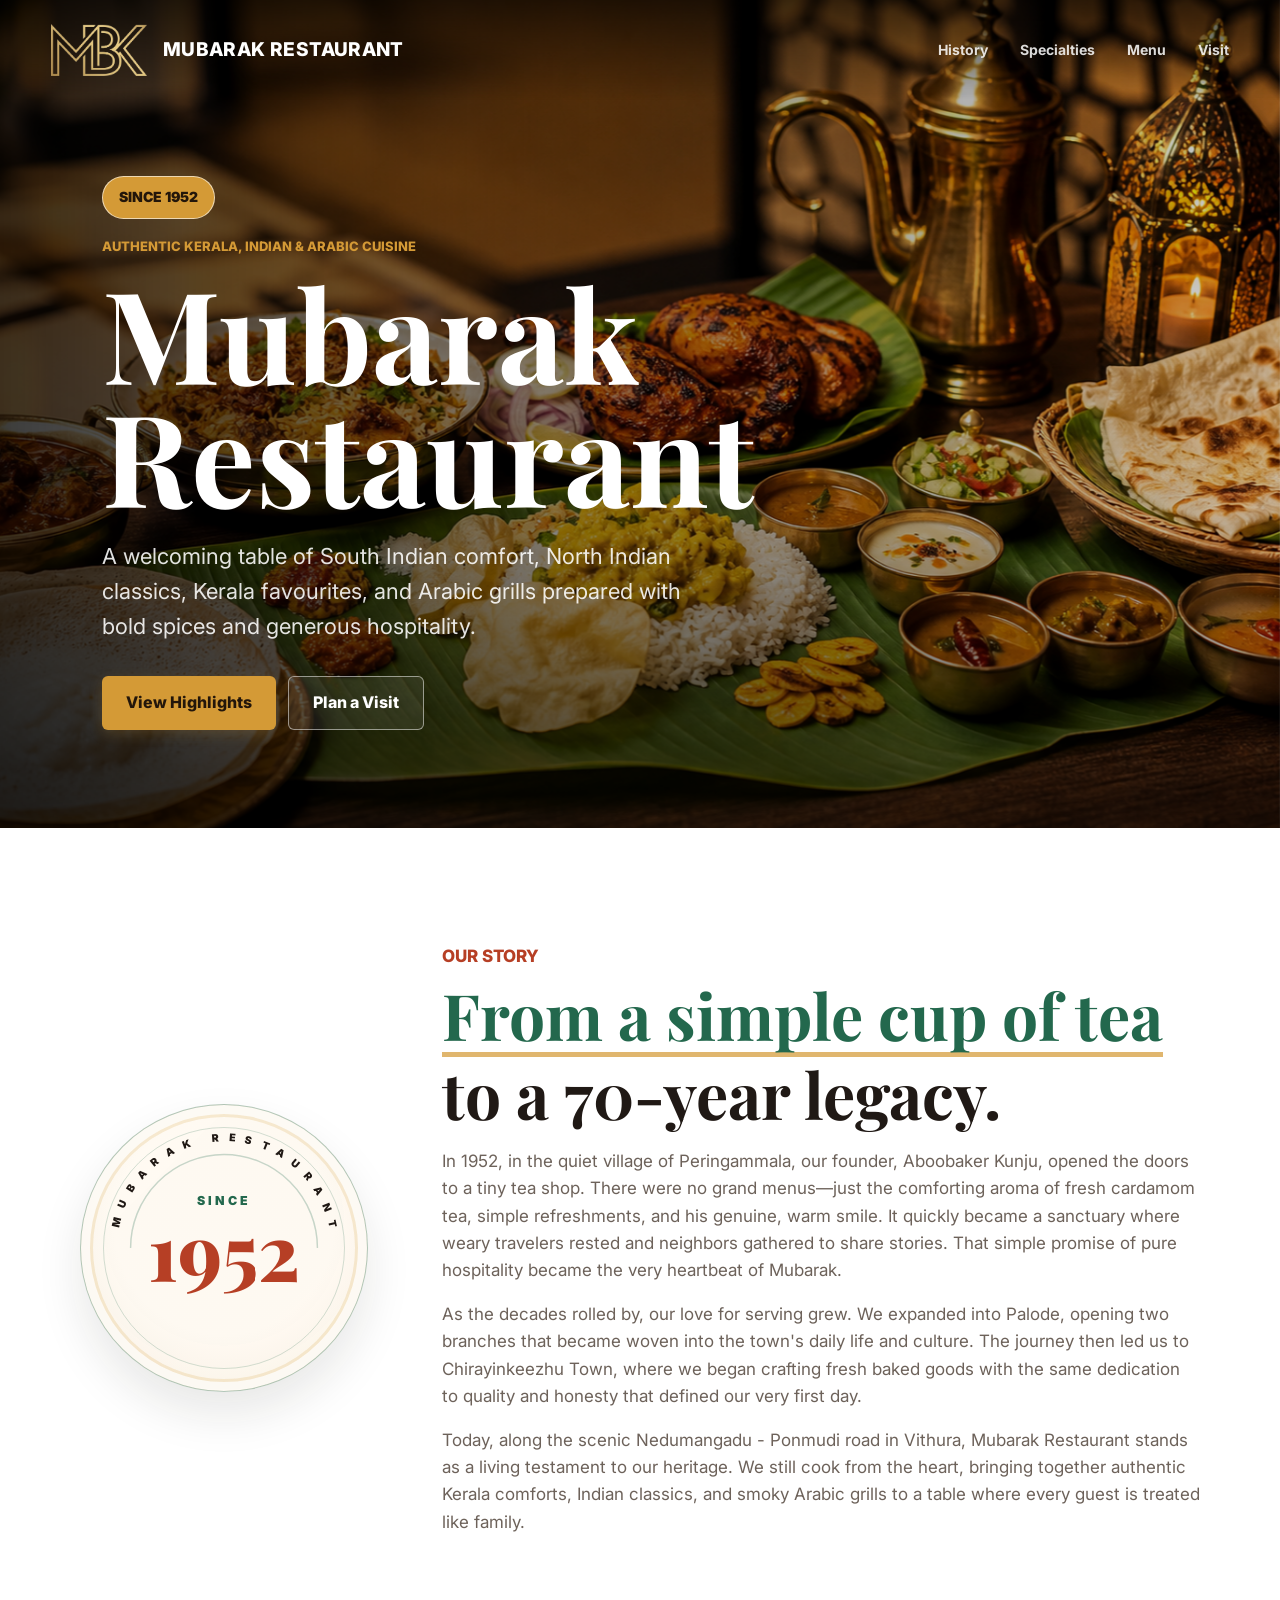
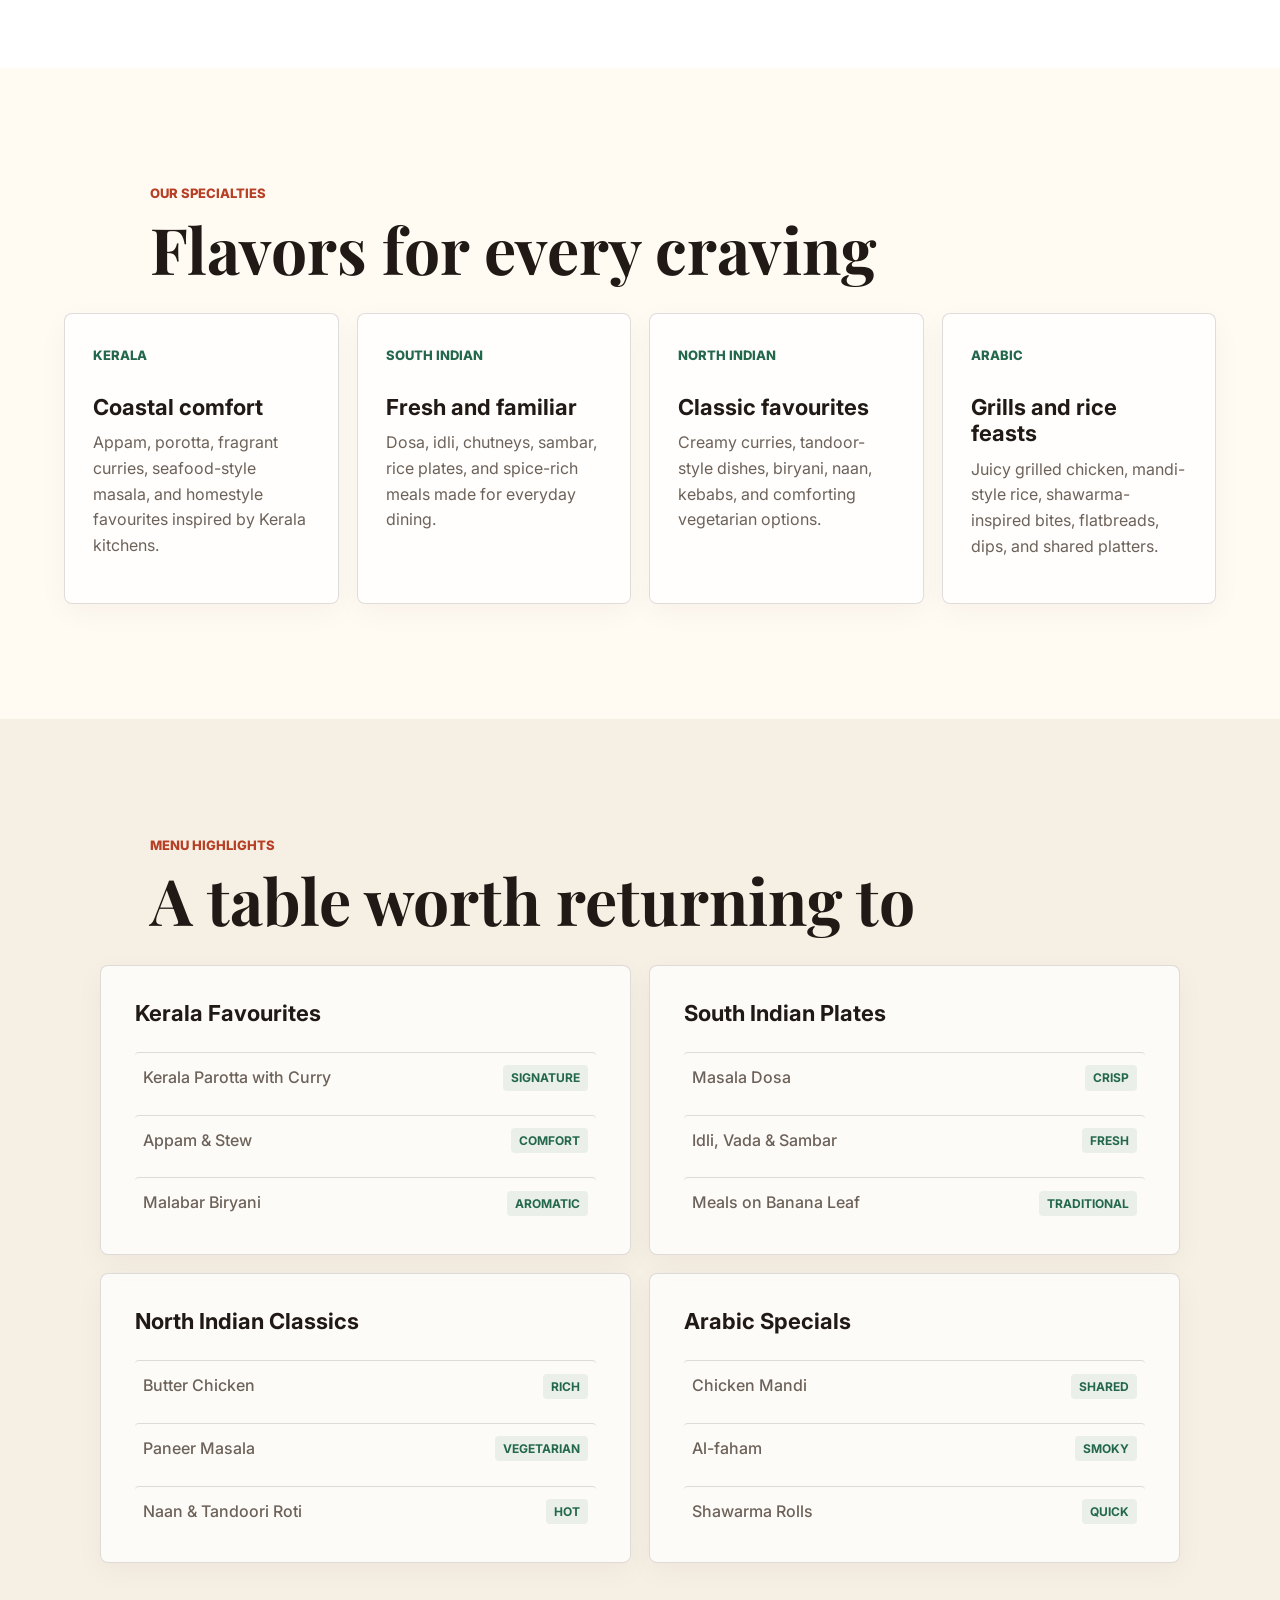
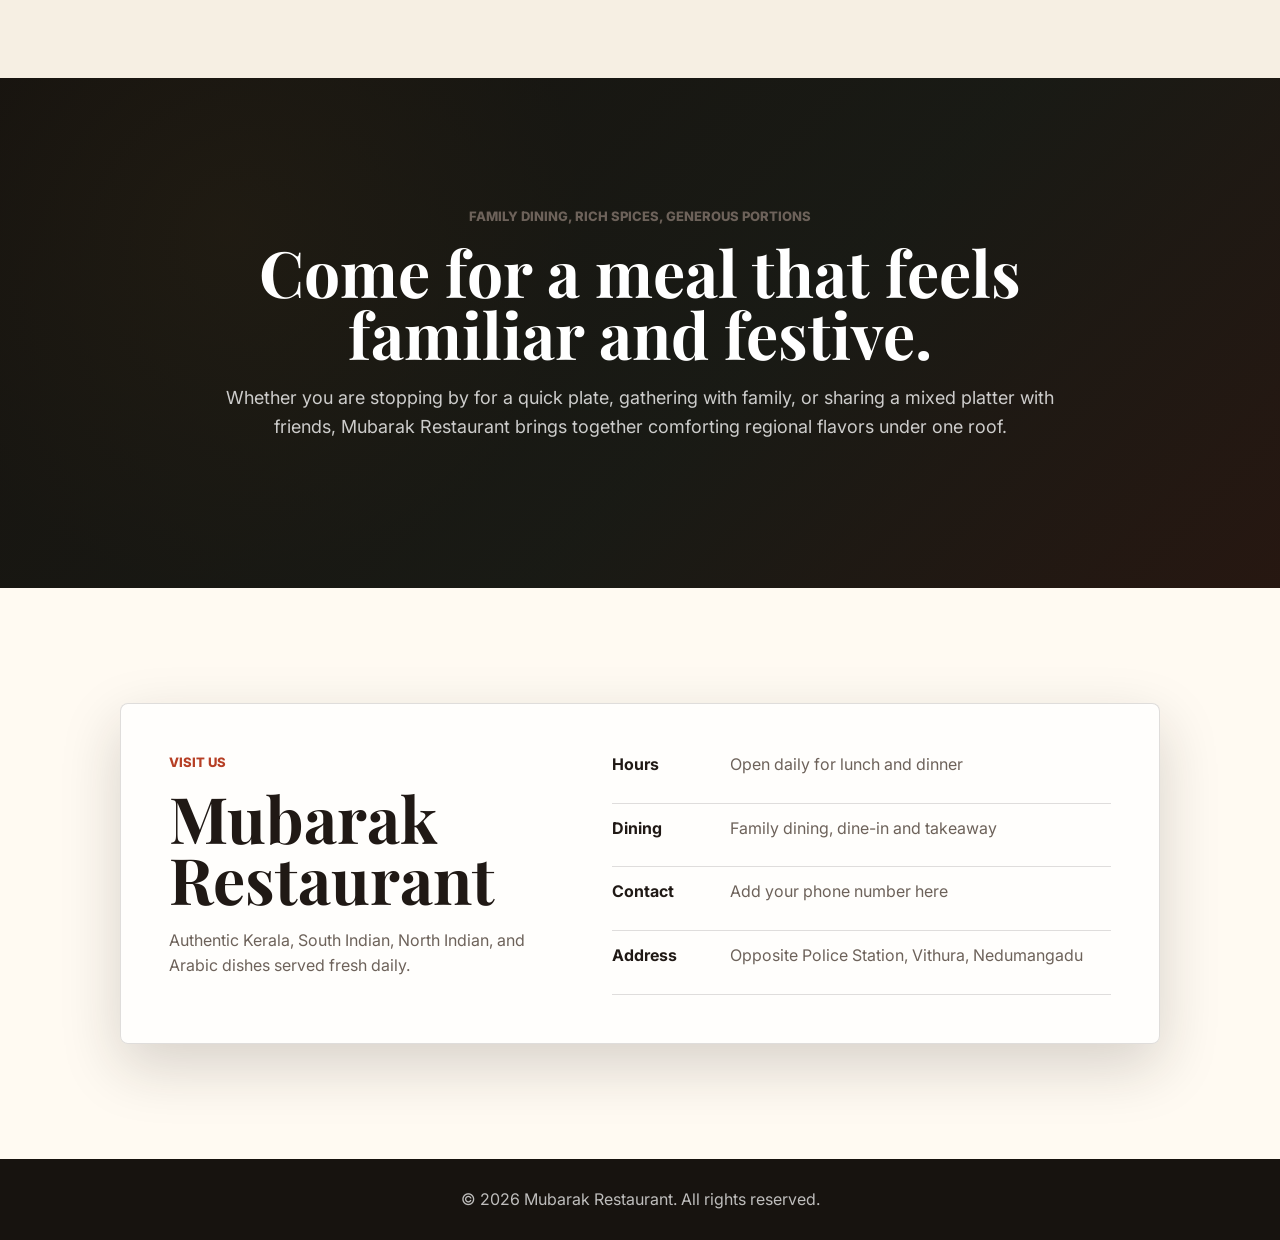
<file: index.html>
<!DOCTYPE html>
<html lang="en">
  <head>
    <meta charset="UTF-8" />
    <meta name="viewport" content="width=device-width, initial-scale=1.0" />
    <title>Mubarak Restaurant | Kerala, Indian & Arabic Cuisine</title>
    <meta
      name="description"
      content="Mubarak Restaurant, serving since 1952, offers authentic Kerala, South Indian, North Indian, and Arabic dishes in Vithura, Nedumangadu."
    />
    <link rel="preconnect" href="https://fonts.googleapis.com" />
    <link rel="preconnect" href="https://fonts.gstatic.com" crossorigin />
    <link
      href="https://fonts.googleapis.com/css2?family=Inter:wght@400;500;600;700;800&family=Playfair+Display:wght@700;800&display=swap"
      rel="stylesheet"
    />
    <link rel="stylesheet" href="styles.css" />
    <link rel="icon" type="image/svg+xml" href="assets/mubarak_logo_only_tight.svg" />
  </head>
  <body>
    <header class="site-header">
      <a class="brand" href="#home" aria-label="Mubarak Restaurant home">
        <img class="brand-logo" src="assets/mubarak_logo_only_tight.svg" alt="Mubarak Restaurant Logo" height="52" width="96" />
        <span>Mubarak Restaurant</span>
      </a>
      <nav class="main-nav" aria-label="Primary navigation">
        <a href="#history">History</a>
        <a href="#specialties">Specialties</a>
        <a href="#menu">Menu</a>
        <a href="#visit">Visit</a>
      </nav>
    </header>

    <main>
      <section class="hero" id="home" aria-label="Mubarak Restaurant introduction">
        <img
          class="hero-image"
          src="assets/hero-mubarak-restaurant.png"
          alt="A generous spread of Kerala, Indian, and Arabic dishes on a restaurant table"
        />
        <div class="hero-overlay"></div>
        <div class="hero-content">
          <p class="since-badge">Since 1952</p>
          <p class="eyebrow">Authentic Kerala, Indian & Arabic Cuisine</p>
          <h1>Mubarak Restaurant</h1>
          <p class="hero-copy">
            A welcoming table of South Indian comfort, North Indian classics,
            Kerala favourites, and Arabic grills prepared with bold spices and
            generous hospitality.
          </p>
          <div class="hero-actions">
            <a class="button primary" href="#menu">View Highlights</a>
            <a class="button secondary" href="#visit">Plan a Visit</a>
          </div>
        </div>
      </section>

      <section class="history-section" id="history">
        <div class="history-layout">
          <div class="history-stamp reveal-left" aria-label="Mubarak Restaurant established since 1952">
            <div class="heritage-seal">
              <svg viewBox="0 0 300 300" width="100%" height="100%" aria-hidden="true">
                <!-- Text path: radius 112, starts at 9 o'clock goes to 3 o'clock over the top -->
                <path id="curve-text-path" d="M 38,150 A 112,112 0 0,1 262,150" fill="none" stroke="none" />
                
                <!-- Border line path just below the text: radius 98, top arch -->
                <path id="curve-border-path" d="M 52,150 A 98,98 0 0,1 248,150" fill="none" class="seal-curve-border" />

                <!-- Spaced Top Curved Text: MUBARAK RESTAURANT -->
                <text class="seal-text-curved">
                  <textPath href="#curve-text-path" startOffset="50%" text-anchor="middle" textLength="310">
                    MUBARAK RESTAURANT
                  </textPath>
                </text>

                <!-- SINCE (above 1952, positioned at y=100) -->
                <text class="seal-text-since" x="150" y="100" text-anchor="middle" dominant-baseline="central">
                  SINCE
                </text>

                <!-- 1952 (dead center, positioned at y=152, using dominant-baseline for vertical centering) -->
                <text class="seal-text-year" x="150" y="152" text-anchor="middle" dominant-baseline="central">
                  1952
                </text>
              </svg>
            </div>
          </div>
          <div class="history-copy reveal-right">
            <p class="eyebrow dark">Our Story</p>
            <h2 class="history-title">
              <span>From a simple cup of tea</span>
              to a 70-year legacy.
            </h2>
            <p>
              In 1952, in the quiet village of Peringammala, our founder, Aboobaker Kunju, opened the doors 
              to a tiny tea shop. There were no grand menus—just the comforting aroma of fresh cardamom tea, 
              simple refreshments, and his genuine, warm smile. It quickly became a sanctuary where weary 
              travelers rested and neighbors gathered to share stories. That simple promise of pure hospitality 
              became the very heartbeat of Mubarak.
            </p>
            <p>
              As the decades rolled by, our love for serving grew. We expanded into Palode, opening two
              branches that became woven into the town's daily life and culture. The journey then led us to
              Chirayinkeezhu Town, where we began crafting fresh baked goods with the same dedication to quality
              and honesty that defined our very first day.
            </p>
            <p>
              Today, along the scenic Nedumangadu - Ponmudi road in Vithura, Mubarak Restaurant stands as a
              living testament to our heritage. We still cook from the heart, bringing together authentic Kerala
              comforts, Indian classics, and smoky Arabic grills to a table where every guest is treated like family.
            </p>
          </div>
        </div>
      </section>

      <section class="intro-band" id="specialties">
        <div class="section-heading">
          <p class="eyebrow dark">Our Specialties</p>
          <h2>Flavors for every craving</h2>
        </div>
        <div class="specialty-grid">
          <article class="specialty-card reveal">
            <span class="card-kicker">Kerala</span>
            <h3>Coastal comfort</h3>
            <p>
              Appam, porotta, fragrant curries, seafood-style masala, and
              homestyle favourites inspired by Kerala kitchens.
            </p>
          </article>
          <article class="specialty-card reveal">
            <span class="card-kicker">South Indian</span>
            <h3>Fresh and familiar</h3>
            <p>
              Dosa, idli, chutneys, sambar, rice plates, and spice-rich meals
              made for everyday dining.
            </p>
          </article>
          <article class="specialty-card reveal">
            <span class="card-kicker">North Indian</span>
            <h3>Classic favourites</h3>
            <p>
              Creamy curries, tandoor-style dishes, biryani, naan, kebabs, and
              comforting vegetarian options.
            </p>
          </article>
          <article class="specialty-card reveal">
            <span class="card-kicker">Arabic</span>
            <h3>Grills and rice feasts</h3>
            <p>
              Juicy grilled chicken, mandi-style rice, shawarma-inspired bites,
              flatbreads, dips, and shared platters.
            </p>
          </article>
        </div>
      </section>

      <section class="menu-section" id="menu">
        <div class="section-heading">
          <p class="eyebrow dark">Menu Highlights</p>
          <h2>A table worth returning to</h2>
        </div>
        <div class="menu-layout">
          <article class="menu-panel reveal">
            <h3>Kerala Favourites</h3>
            <ul>
              <li><span>Kerala Parotta with Curry</span><strong>Signature</strong></li>
              <li><span>Appam & Stew</span><strong>Comfort</strong></li>
              <li><span>Malabar Biryani</span><strong>Aromatic</strong></li>
            </ul>
          </article>
          <article class="menu-panel reveal">
            <h3>South Indian Plates</h3>
            <ul>
              <li><span>Masala Dosa</span><strong>Crisp</strong></li>
              <li><span>Idli, Vada & Sambar</span><strong>Fresh</strong></li>
              <li><span>Meals on Banana Leaf</span><strong>Traditional</strong></li>
            </ul>
          </article>
          <article class="menu-panel reveal">
            <h3>North Indian Classics</h3>
            <ul>
              <li><span>Butter Chicken</span><strong>Rich</strong></li>
              <li><span>Paneer Masala</span><strong>Vegetarian</strong></li>
              <li><span>Naan & Tandoori Roti</span><strong>Hot</strong></li>
            </ul>
          </article>
          <article class="menu-panel reveal">
            <h3>Arabic Specials</h3>
            <ul>
              <li><span>Chicken Mandi</span><strong>Shared</strong></li>
              <li><span>Al-faham</span><strong>Smoky</strong></li>
              <li><span>Shawarma Rolls</span><strong>Quick</strong></li>
            </ul>
          </article>
        </div>
      </section>

      <section class="experience-band">
        <div class="experience-copy reveal">
          <p class="eyebrow">Family dining, rich spices, generous portions</p>
          <h2>Come for a meal that feels familiar and festive.</h2>
          <p>
            Whether you are stopping by for a quick plate, gathering with
            family, or sharing a mixed platter with friends, Mubarak Restaurant
            brings together comforting regional flavors under one roof.
          </p>
        </div>
      </section>

      <section class="visit-section" id="visit">
        <div class="visit-card reveal">
          <div>
            <p class="eyebrow dark">Visit Us</p>
            <h2>Mubarak Restaurant</h2>
            <p>
              Authentic Kerala, South Indian, North Indian, and Arabic dishes
              served fresh daily.
            </p>
          </div>
          <div class="visit-details">
            <p><strong>Hours</strong><span>Open daily for lunch and dinner</span></p>
            <p><strong>Dining</strong><span>Family dining, dine-in and takeaway</span></p>
            <p><strong>Contact</strong><span>Add your phone number here</span></p>
            <p>
              <strong>Address</strong>
              <span>Opposite Police Station, Vithura, Nedumangadu</span>
            </p>
          </div>
        </div>
      </section>
    </main>

    <footer class="site-footer">
      <p>© 2026 Mubarak Restaurant. All rights reserved.</p>
    </footer>

    <script src="script.js"></script>
  </body>
</html>
</file>
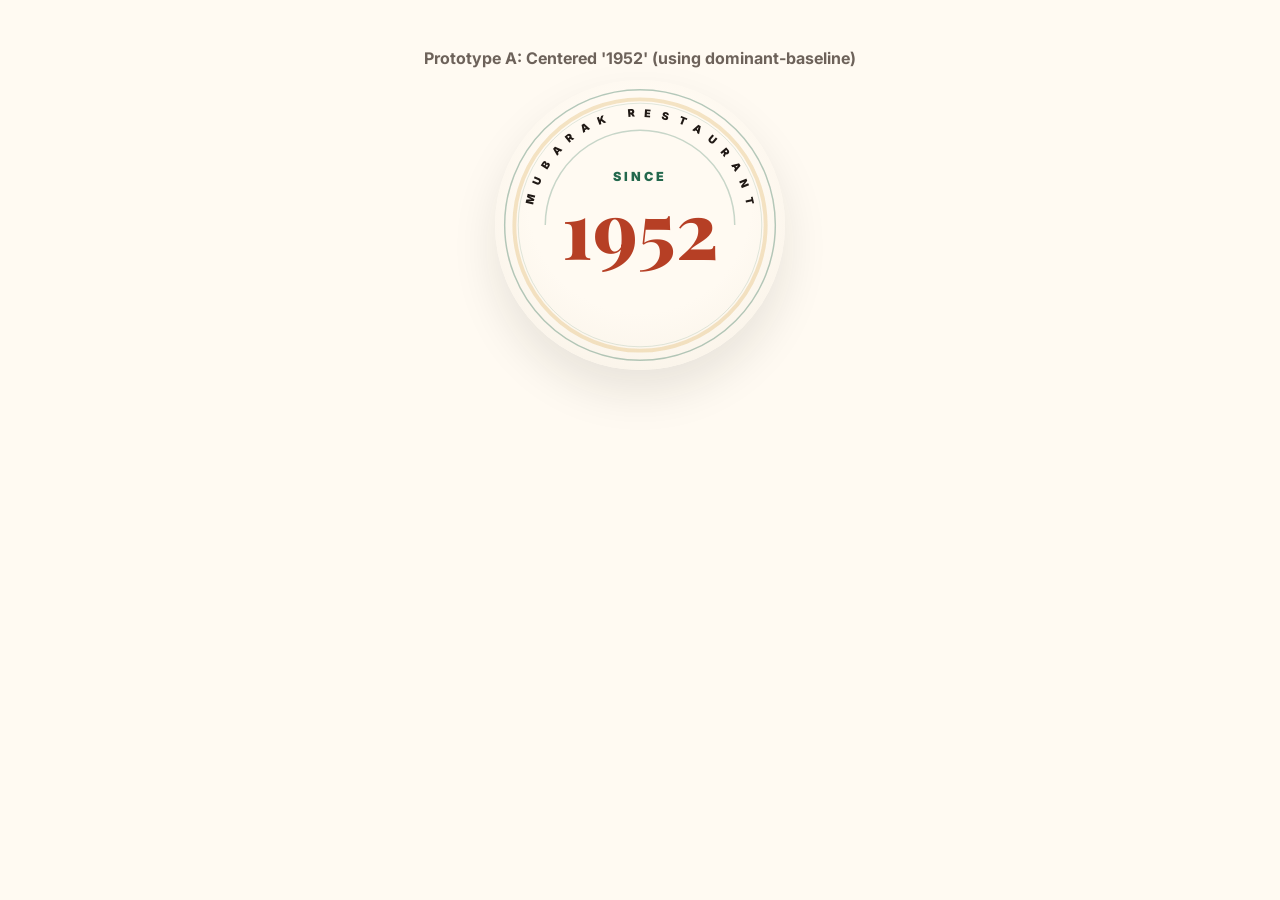
<file: scratch/test_seal.html>
<!DOCTYPE html>
<html lang="en">

<head>
  <meta charset="UTF-8">
  <title>Seal Design with Center-Aligned 1952</title>
  <link rel="preconnect" href="https://fonts.googleapis.com" />
  <link rel="preconnect" href="https://fonts.gstatic.com" crossorigin />
  <link
    href="https://fonts.googleapis.com/css2?family=Inter:wght@400;500;600;700;800&family=Playfair+Display:wght@700;800&display=swap"
    rel="stylesheet" />
  <style>
    :root {
      --ink: #201915;
      --muted: #6d625a;
      --paper: #fffaf2;
      --cream: #f6efe3;
      --leaf: #23684d;
      --spice: #b63f25;
      --gold: #d49a36;
      --charcoal: #17130f;
    }

    body {
      background: var(--paper);
      display: flex;
      flex-direction: column;
      align-items: center;
      gap: 40px;
      padding: 40px;
      font-family: 'Inter', sans-serif;
    }

    .seal-box {
      display: flex;
      flex-direction: column;
      align-items: center;
      gap: 12px;
    }

    .seal-container {
      width: 290px;
      height: 290px;
      background: radial-gradient(circle at 50% 42%, rgba(255, 250, 242, 0.98) 0 50%, rgba(246, 239, 227, 0.96) 100%);
      border-radius: 50%;
      box-shadow: 0 22px 46px rgba(32, 25, 21, 0.1);
    }

    h2 {
      margin: 0;
      font-size: 16px;
      color: var(--muted);
    }
  </style>
</head>

<body>

  <div class="seal-box">
    <h2>Prototype A: Centered '1952' (using dominant-baseline)</h2>
    <div class="seal-container">
      <svg viewBox="0 0 300 300" width="100%" height="100%" xmlns="http://www.w3.org/2000/svg">
        <!-- Inner background circles matching CSS style -->
        <circle cx="150" cy="150" r="140" fill="none" stroke="rgba(35, 104, 77, 0.34)" stroke-width="1.5" />
        <circle cx="150" cy="150" r="130" fill="none" stroke="rgba(212, 154, 54, 0.25)" stroke-width="4" />
        <circle cx="150" cy="150" r="126" fill="none" stroke="rgba(35, 104, 77, 0.15)" stroke-width="1" />

        <!-- Text path: radius 112, starts at 9 o'clock goes to 3 o'clock over the top -->
        <path id="curve-text-path" d="M 38,150 A 112,112 0 0,1 262,150" fill="none" stroke="none" />

        <!-- Border line path just below the text: radius 98, top arch -->
        <path id="curve-border-path" d="M 52,150 A 98,98 0 0,1 248,150" fill="none" stroke="rgba(35, 104, 77, 0.25)"
          stroke-width="1.5" />

        <!-- Spaced Top Curved Text: MUBARAK RESTAURANT -->
        <text font-size="11" font-weight="900" fill="var(--ink)" font-family="'Inter', sans-serif">
          <textPath href="#curve-text-path" startOffset="50%" text-anchor="middle" textLength="310">
            MUBARAK RESTAURANT
          </textPath>
        </text>

        <!-- SINCE (above 1952, positioned at y=100) -->
        <text x="150" y="100" font-size="13" font-weight="900" fill="var(--leaf)" letter-spacing="3px"
          font-family="'Inter', sans-serif" text-anchor="middle" dominant-baseline="central">
          SINCE
        </text>

        <!-- 1952 (dead center, positioned at y=150, using dominant-baseline for vertical centering) -->
        <text x="150" y="152" font-size="82" font-weight="800" fill="var(--spice)"
          font-family="'Playfair Display', Georgia, serif" text-anchor="middle" dominant-baseline="central">
          1952
        </text>
      </svg>
    </div>
  </div>

</body>

</html>
</file>
<file: styles.css>
:root {
  --ink: #201915;
  --muted: #6d625a;
  --paper: #fffaf2;
  --cream: #f6efe3;
  --leaf: #23684d;
  --spice: #b63f25;
  --gold: #d49a36;
  --charcoal: #17130f;
  --line: rgba(32, 25, 21, 0.14);
  --shadow: 0 22px 60px rgba(32, 25, 21, 0.18);
}

* {
  box-sizing: border-box;
}

html {
  scroll-behavior: smooth;
}

body {
  margin: 0;
  color: var(--ink);
  background: var(--paper);
  font-family: Inter, system-ui, -apple-system, BlinkMacSystemFont, "Segoe UI", sans-serif;
  line-height: 1.6;
}

a {
  color: inherit;
  text-decoration: none;
}

.site-header {
  position: fixed;
  inset: 0 0 auto;
  z-index: 10;
  display: flex;
  align-items: center;
  justify-content: space-between;
  gap: 24px;
  padding: 24px clamp(18px, 4vw, 56px);
  color: #fff;
  background: linear-gradient(to bottom, rgba(0, 0, 0, 0.64), rgba(0, 0, 0, 0));
  transition: padding 0.4s cubic-bezier(0.16, 1, 0.3, 1), background 0.4s ease, backdrop-filter 0.4s ease, box-shadow 0.4s ease;
}

.site-header.is-scrolled {
  padding: 14px clamp(18px, 4vw, 56px);
  background: rgba(23, 19, 15, 0.85);
  backdrop-filter: blur(12px);
  -webkit-backdrop-filter: blur(12px);
  box-shadow: 0 4px 30px rgba(0, 0, 0, 0.15);
  border-bottom: 1px solid rgba(255, 255, 255, 0.08);
}

.brand,
.main-nav {
  display: flex;
  align-items: center;
}

.brand {
  gap: 16px;
  text-transform: uppercase;
  white-space: nowrap;
}

.brand span {
  font-size: 19px;
  font-weight: 800;
  letter-spacing: 0.02em;
  color: #fff;
  transition: font-size 0.4s cubic-bezier(0.16, 1, 0.3, 1), color 0.3s ease;
}

.brand:hover span {
  color: var(--gold);
}

.site-header.is-scrolled .brand span {
  font-size: 17px;
}

.brand-mark {
  display: grid;
  width: 42px;
  height: 42px;
  place-items: center;
  border: 1px solid rgba(255, 255, 255, 0.72);
  border-radius: 50%;
  background: rgba(255, 255, 255, 0.1);
  font-family: "Playfair Display", Georgia, serif;
  font-size: 22px;
}

.brand-logo {
  display: block;
  height: 52px;
  width: auto;
  flex-shrink: 0;
  transition: height 0.4s cubic-bezier(0.16, 1, 0.3, 1);
}

.site-header.is-scrolled .brand-logo {
  height: 44px;
}

.main-nav {
  gap: clamp(14px, 3vw, 32px);
  font-size: 14px;
  font-weight: 700;
}

.main-nav a {
  position: relative;
  opacity: 0.85;
  transition: opacity 0.3s ease;
  padding: 6px 0;
}

.main-nav a::after {
  content: '';
  position: absolute;
  bottom: 0;
  left: 0;
  width: 100%;
  height: 2px;
  background-color: var(--gold);
  transform: scaleX(0);
  transform-origin: right;
  transition: transform 0.3s cubic-bezier(0.16, 1, 0.3, 1);
}

.main-nav a:hover {
  opacity: 1;
}

.main-nav a:hover::after {
  transform: scaleX(1);
  transform-origin: left;
}

.hero {
  position: relative;
  display: grid;
  min-height: 92vh;
  overflow: hidden;
  color: #fff;
}

.hero-image,
.hero-overlay {
  position: absolute;
  inset: 0;
  width: 100%;
  height: 100%;
}

.hero-image {
  object-fit: cover;
  animation: heroZoomIn 2.5s cubic-bezier(0.16, 1, 0.3, 1) forwards;
}

@keyframes heroZoomIn {
  from {
    transform: scale(1.08);
  }
  to {
    transform: scale(1);
  }
}

.hero-overlay {
  background:
    linear-gradient(90deg, rgba(0, 0, 0, 0.76) 0%, rgba(0, 0, 0, 0.45) 44%, rgba(0, 0, 0, 0.18) 100%),
    linear-gradient(0deg, rgba(0, 0, 0, 0.5) 0%, rgba(0, 0, 0, 0) 38%);
}

.hero-content {
  position: relative;
  z-index: 1;
  align-self: center;
  width: min(760px, calc(100% - 36px));
  margin-left: clamp(18px, 8vw, 108px);
  padding-top: 78px;
}

.hero-content > * {
  opacity: 0;
  transform: translateY(24px);
  animation: heroFadeInUp 0.8s cubic-bezier(0.16, 1, 0.3, 1) forwards;
}

.hero-content .since-badge {
  animation-delay: 0.15s;
}

.hero-content .eyebrow {
  animation-delay: 0.25s;
}

.hero-content h1 {
  animation-delay: 0.35s;
}

.hero-content .hero-copy {
  animation-delay: 0.45s;
}

.hero-content .hero-actions {
  animation-delay: 0.55s;
}

@keyframes heroFadeInUp {
  to {
    opacity: 1;
    transform: translateY(0);
  }
}

/* Scroll Reveal Base Classes */
.reveal,
.reveal-left,
.reveal-right {
  opacity: 0;
  transition: opacity 1s cubic-bezier(0.16, 1, 0.3, 1), transform 1s cubic-bezier(0.16, 1, 0.3, 1);
}

.reveal {
  transform: translateY(40px);
}

.reveal-left {
  transform: translateX(-40px);
}

.reveal-right {
  transform: translateX(40px);
}

.reveal.active,
.reveal-left.active,
.reveal-right.active {
  opacity: 1;
  transform: translate(0, 0);
}

.eyebrow {
  margin: 0 0 14px;
  color: var(--gold);
  font-size: 13px;
  font-weight: 800;
  letter-spacing: 0;
  text-transform: uppercase;
}

.eyebrow.dark {
  color: var(--spice);
}

h1,
h2,
h3,
p {
  margin-top: 0;
}

h1,
h2 {
  font-family: "Playfair Display", Georgia, serif;
  line-height: 0.96;
  letter-spacing: 0;
}

h1 {
  max-width: 720px;
  margin-bottom: 22px;
  font-size: clamp(62px, 10vw, 128px);
}

h2 {
  margin-bottom: 18px;
  font-size: clamp(36px, 5vw, 64px);
}

h3 {
  margin-bottom: 10px;
  font-size: 22px;
  line-height: 1.2;
}

.hero-copy {
  max-width: 620px;
  color: rgba(255, 255, 255, 0.88);
  font-size: clamp(17px, 2vw, 22px);
}

.since-badge {
  display: inline-flex;
  align-items: center;
  margin: 0 0 18px;
  border: 1px solid rgba(255, 255, 255, 0.62);
  border-radius: 999px;
  padding: 9px 16px;
  color: #23160a;
  background: var(--gold);
  font-size: 14px;
  font-weight: 900;
  letter-spacing: 0;
  text-transform: uppercase;
}

.hero-actions {
  display: flex;
  flex-wrap: wrap;
  gap: 12px;
  margin-top: 32px;
}

.button {
  display: inline-flex;
  min-height: 48px;
  align-items: center;
  justify-content: center;
  border-radius: 6px;
  padding: 13px 24px;
  font-weight: 800;
  transition: transform 0.3s cubic-bezier(0.16, 1, 0.3, 1), box-shadow 0.3s cubic-bezier(0.16, 1, 0.3, 1), background-color 0.3s ease, border-color 0.3s ease, color 0.3s ease;
}

.button.primary {
  background: var(--gold);
  color: #23160a;
  box-shadow: 0 4px 14px rgba(212, 154, 54, 0.2);
}

.button.primary:hover {
  transform: translateY(-2px);
  background: #dfa43d;
  box-shadow: 0 8px 24px rgba(212, 154, 54, 0.4);
}

.button.primary:active {
  transform: translateY(0);
}

.button.secondary {
  border: 1px solid rgba(255, 255, 255, 0.5);
  color: #fff;
  background: rgba(255, 255, 255, 0.08);
}

.button.secondary:hover {
  transform: translateY(-2px);
  border-color: #fff;
  background: rgba(255, 255, 255, 0.16);
  box-shadow: 0 8px 24px rgba(255, 255, 255, 0.1);
}

.button.secondary:active {
  transform: translateY(0);
}

.intro-band,
.history-section,
.menu-section,
.visit-section {
  padding: clamp(64px, 9vw, 118px) clamp(18px, 5vw, 64px);
}

.section-heading {
  width: min(980px, 100%);
  margin: 0 auto 34px;
}

.specialty-grid {
  display: grid;
  grid-template-columns: repeat(4, minmax(0, 1fr));
  gap: 18px;
  width: min(1180px, 100%);
  margin: 0 auto;
}

.specialty-card,
.menu-panel,
.visit-card {
  border: 1px solid var(--line);
  border-radius: 8px;
  background: rgba(255, 255, 255, 0.72);
  box-shadow: 0 8px 30px rgba(48, 36, 26, 0.04);
  transition: transform 0.4s cubic-bezier(0.16, 1, 0.3, 1), 
              box-shadow 0.4s cubic-bezier(0.16, 1, 0.3, 1), 
              border-color 0.4s ease, 
              background-color 0.4s ease;
}

.specialty-card {
  min-height: 250px;
  padding: 28px;
}

.specialty-card:hover {
  transform: translateY(-8px);
  background: #fff;
  border-color: var(--gold);
  box-shadow: 0 20px 40px rgba(48, 36, 26, 0.12);
}

.specialty-card:hover {
  transition-delay: 0s !important;
}

.specialty-grid .specialty-card:nth-child(1).reveal { transition-delay: 0s; }
.specialty-grid .specialty-card:nth-child(2).reveal { transition-delay: 0.1s; }
.specialty-grid .specialty-card:nth-child(3).reveal { transition-delay: 0.2s; }
.specialty-grid .specialty-card:nth-child(4).reveal { transition-delay: 0.3s; }

.card-kicker {
  display: inline-flex;
  margin-bottom: 28px;
  color: var(--leaf);
  font-size: 13px;
  font-weight: 800;
  text-transform: uppercase;
  transition: color 0.3s ease, transform 0.3s ease;
}

.specialty-card:hover .card-kicker {
  color: var(--spice);
  transform: scale(1.05) translateX(2px);
}

.specialty-card p,
.menu-panel li,
.visit-card p,
.history-copy p,
.experience-copy p {
  color: var(--muted);
}

.history-section {
  background: #fff;
}

.history-layout {
  display: grid;
  grid-template-columns: minmax(250px, 0.38fr) minmax(0, 1fr);
  gap: clamp(28px, 6vw, 74px);
  width: min(1120px, 100%);
  margin: 0 auto;
  align-items: center;
}

.history-stamp {
  display: grid;
  place-items: center;
  min-height: 310px;
  color: var(--leaf);
  text-align: center;
}

.heritage-seal {
  position: relative;
  display: block;
  width: min(290px, 100%);
  aspect-ratio: 1;
  border: 1px solid rgba(35, 104, 77, 0.34);
  border-radius: 50%;
  background:
    radial-gradient(circle at 50% 42%, rgba(255, 250, 242, 0.98) 0 50%, rgba(246, 239, 227, 0.96) 100%),
    linear-gradient(135deg, rgba(35, 104, 77, 0.08), rgba(212, 154, 54, 0.16));
  box-shadow:
    inset 0 0 0 9px rgba(255, 255, 255, 0.78),
    inset 0 0 0 12px rgba(212, 154, 54, 0.18),
    0 22px 46px rgba(32, 25, 21, 0.1);
  transition: transform 0.6s cubic-bezier(0.16, 1, 0.3, 1), box-shadow 0.6s cubic-bezier(0.16, 1, 0.3, 1);
}

.heritage-seal:hover {
  transform: translateY(-8px) scale(1.03) rotate(3deg);
  box-shadow:
    inset 0 0 0 9px rgba(255, 255, 255, 0.78),
    inset 0 0 0 12px rgba(212, 154, 54, 0.18),
    0 30px 60px rgba(32, 25, 21, 0.18);
}

.heritage-seal::before {
  position: absolute;
  inset: 22px;
  border: 1px solid rgba(35, 104, 77, 0.2);
  border-radius: 50%;
  content: "";
}

.heritage-seal svg {
  display: block;
  width: 100%;
  height: 100%;
}

.seal-curve-border {
  stroke: rgba(35, 104, 77, 0.25);
  stroke-width: 1.5;
}

.seal-text-curved {
  font-size: 11px;
  font-weight: 900;
  fill: var(--ink);
  font-family: 'Inter', sans-serif;
}

.seal-text-since {
  font-size: 13px;
  font-weight: 900;
  fill: var(--leaf);
  letter-spacing: 3px;
  font-family: 'Inter', sans-serif;
}

.seal-text-year {
  font-size: 82px;
  font-weight: 800;
  fill: var(--spice);
  font-family: 'Playfair Display', Georgia, serif;
  animation: sealPulse 3s ease-in-out infinite alternate;
  transform-origin: center;
}

@keyframes sealPulse {
  from {
    fill: var(--spice);
  }
  to {
    fill: #d33c1a;
  }
}

.history-copy {
  max-width: 780px;
}

.history-title {
  max-width: 760px;
  margin-bottom: 24px;
  color: var(--ink);
}

.history-title span {
  display: block;
  width: fit-content;
  margin-bottom: 6px;
  border-bottom: 5px solid rgba(212, 154, 54, 0.72);
  padding-bottom: 6px;
  color: var(--leaf);
}

.history-copy p {
  font-size: 17px;
}

.menu-section {
  background: var(--cream);
}

.menu-layout {
  display: grid;
  grid-template-columns: repeat(2, minmax(0, 1fr));
  gap: 18px;
  width: min(1080px, 100%);
  margin: 0 auto;
}

.menu-panel {
  padding: clamp(22px, 4vw, 34px);
}

.menu-panel:hover {
  transform: translateY(-6px);
  background: #fff;
  border-color: var(--leaf);
  box-shadow: 0 20px 40px rgba(35, 104, 77, 0.08);
}

.menu-panel:hover {
  transition-delay: 0s !important;
}

.menu-layout .menu-panel:nth-child(1).reveal { transition-delay: 0s; }
.menu-layout .menu-panel:nth-child(2).reveal { transition-delay: 0.15s; }
.menu-layout .menu-panel:nth-child(3).reveal { transition-delay: 0s; }
.menu-layout .menu-panel:nth-child(4).reveal { transition-delay: 0.15s; }

.menu-panel ul {
  display: grid;
  gap: 14px;
  margin: 20px 0 0;
  padding: 0;
  list-style: none;
}

.menu-panel li {
  display: flex;
  align-items: center;
  justify-content: space-between;
  gap: 16px;
  border-top: 1px solid var(--line);
  padding: 12px 8px 4px;
  margin-top: 6px;
  border-radius: 4px;
  transition: background-color 0.3s ease, padding-left 0.3s ease;
}

.menu-panel li:hover {
  background-color: rgba(35, 104, 77, 0.05);
  padding-left: 12px;
}

.menu-panel li span {
  font-weight: 500;
  transition: color 0.3s ease;
}

.menu-panel li:hover span {
  color: var(--ink);
}

.menu-panel strong {
  flex: 0 0 auto;
  color: var(--leaf);
  font-size: 12px;
  text-transform: uppercase;
  background: rgba(35, 104, 77, 0.08);
  padding: 3px 8px;
  border-radius: 4px;
  transition: background-color 0.3s ease, color 0.3s ease, transform 0.3s ease;
}

.menu-panel li:hover strong {
  background-color: var(--leaf);
  color: #fff;
  transform: scale(1.05);
}

.experience-band {
  display: grid;
  min-height: 430px;
  place-items: center;
  padding: clamp(70px, 10vw, 132px) clamp(18px, 6vw, 80px);
  color: #fff;
  background:
    linear-gradient(rgba(22, 19, 15, 0.84), rgba(22, 19, 15, 0.84)),
    radial-gradient(circle at 18% 30%, rgba(212, 154, 54, 0.28), transparent 32%),
    linear-gradient(135deg, #17130f, #293f32 58%, #7d2d1c);
}

.experience-copy {
  width: min(840px, 100%);
  text-align: center;
}

.experience-copy h2 {
  margin-bottom: 20px;
}

.experience-copy p:last-child {
  color: rgba(255, 255, 255, 0.78);
  font-size: 18px;
}

.visit-card {
  display: grid;
  grid-template-columns: minmax(0, 0.9fr) minmax(280px, 1.1fr);
  gap: 34px;
  width: min(1040px, 100%);
  margin: 0 auto;
  padding: clamp(28px, 5vw, 48px);
  box-shadow: var(--shadow);
}

.visit-card:hover {
  transform: translateY(-6px);
  border-color: var(--spice);
  box-shadow: 0 30px 70px rgba(32, 25, 21, 0.22);
}

.visit-card:hover {
  transition-delay: 0s !important;
}

.visit-details {
  display: grid;
  gap: 12px;
}

.visit-details p {
  display: grid;
  grid-template-columns: 100px 1fr;
  gap: 18px;
  margin: 0;
  border-bottom: 1px solid var(--line);
  padding-bottom: 12px;
}

.visit-details strong {
  color: var(--ink);
}

.site-footer {
  padding: 28px 18px;
  color: rgba(255, 255, 255, 0.72);
  text-align: center;
  background: var(--charcoal);
}

.site-footer p {
  margin: 0;
}

@media (max-width: 880px) {
  .site-header {
    position: absolute;
  }

  .main-nav {
    display: none;
  }

  .hero {
    min-height: 820px;
  }

  .hero-content {
    align-self: end;
    margin: 0 auto;
    padding: 120px 0 80px;
  }

  .hero-overlay {
    background:
      linear-gradient(0deg, rgba(0, 0, 0, 0.82) 0%, rgba(0, 0, 0, 0.54) 58%, rgba(0, 0, 0, 0.2) 100%);
  }

  .specialty-grid,
  .history-layout,
  .menu-layout,
  .visit-card {
    grid-template-columns: 1fr;
  }

  .history-stamp {
    min-height: 240px;
  }

  .heritage-seal {
    width: min(250px, 100%);
  }

  .specialty-card {
    min-height: auto;
  }

  .visit-details p {
    grid-template-columns: 1fr;
    gap: 4px;
  }
}

@media (max-width: 520px) {
  .brand-logo {
    height: 44px;
  }

  .site-header.is-scrolled .brand-logo {
    height: 38px;
  }

  .brand span:last-child {
    max-width: 180px;
    line-height: 1.15;
    font-size: 16px;
  }

  .site-header.is-scrolled .brand span:last-child {
    font-size: 15px;
  }

  h1 {
    font-size: 56px;
  }

  .hero {
    min-height: 760px;
  }

  .button {
    width: 100%;
  }

  .menu-panel li {
    align-items: flex-start;
    flex-direction: column;
    gap: 4px;
  }
}
</file>
